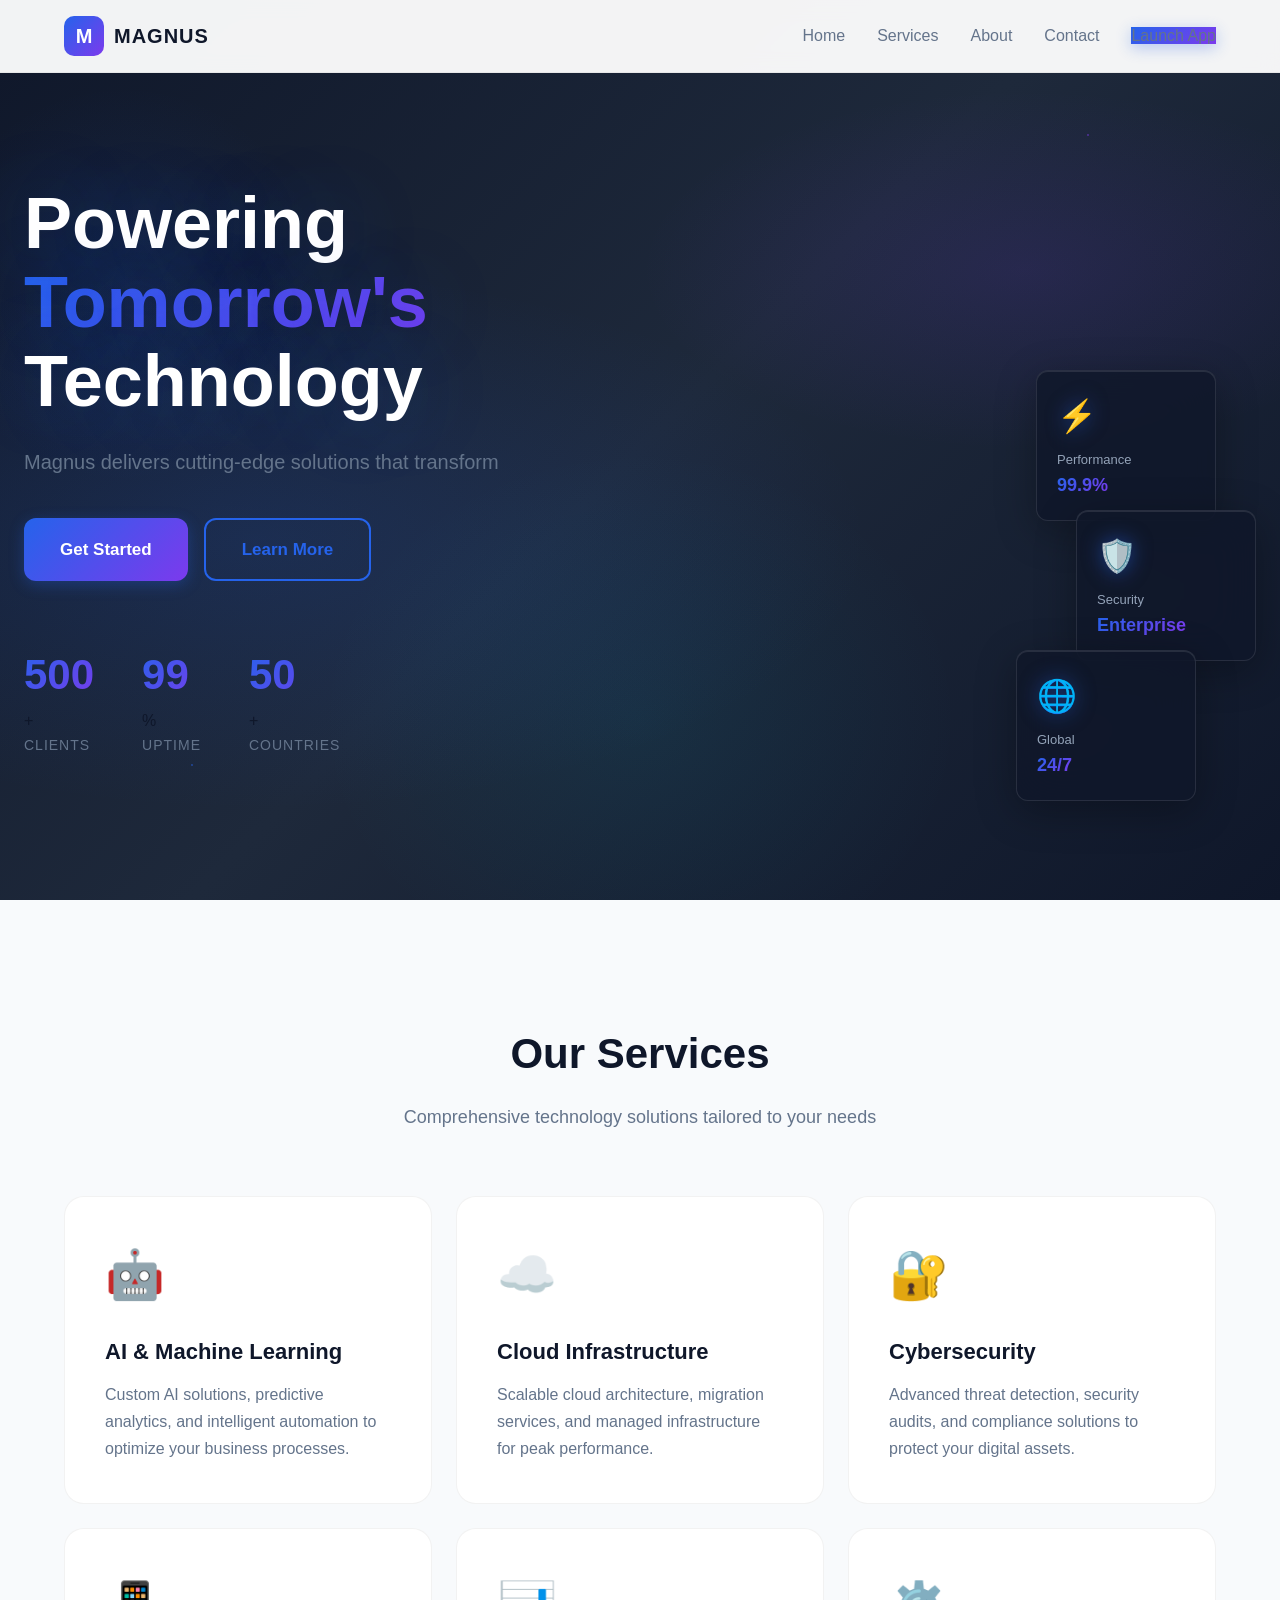
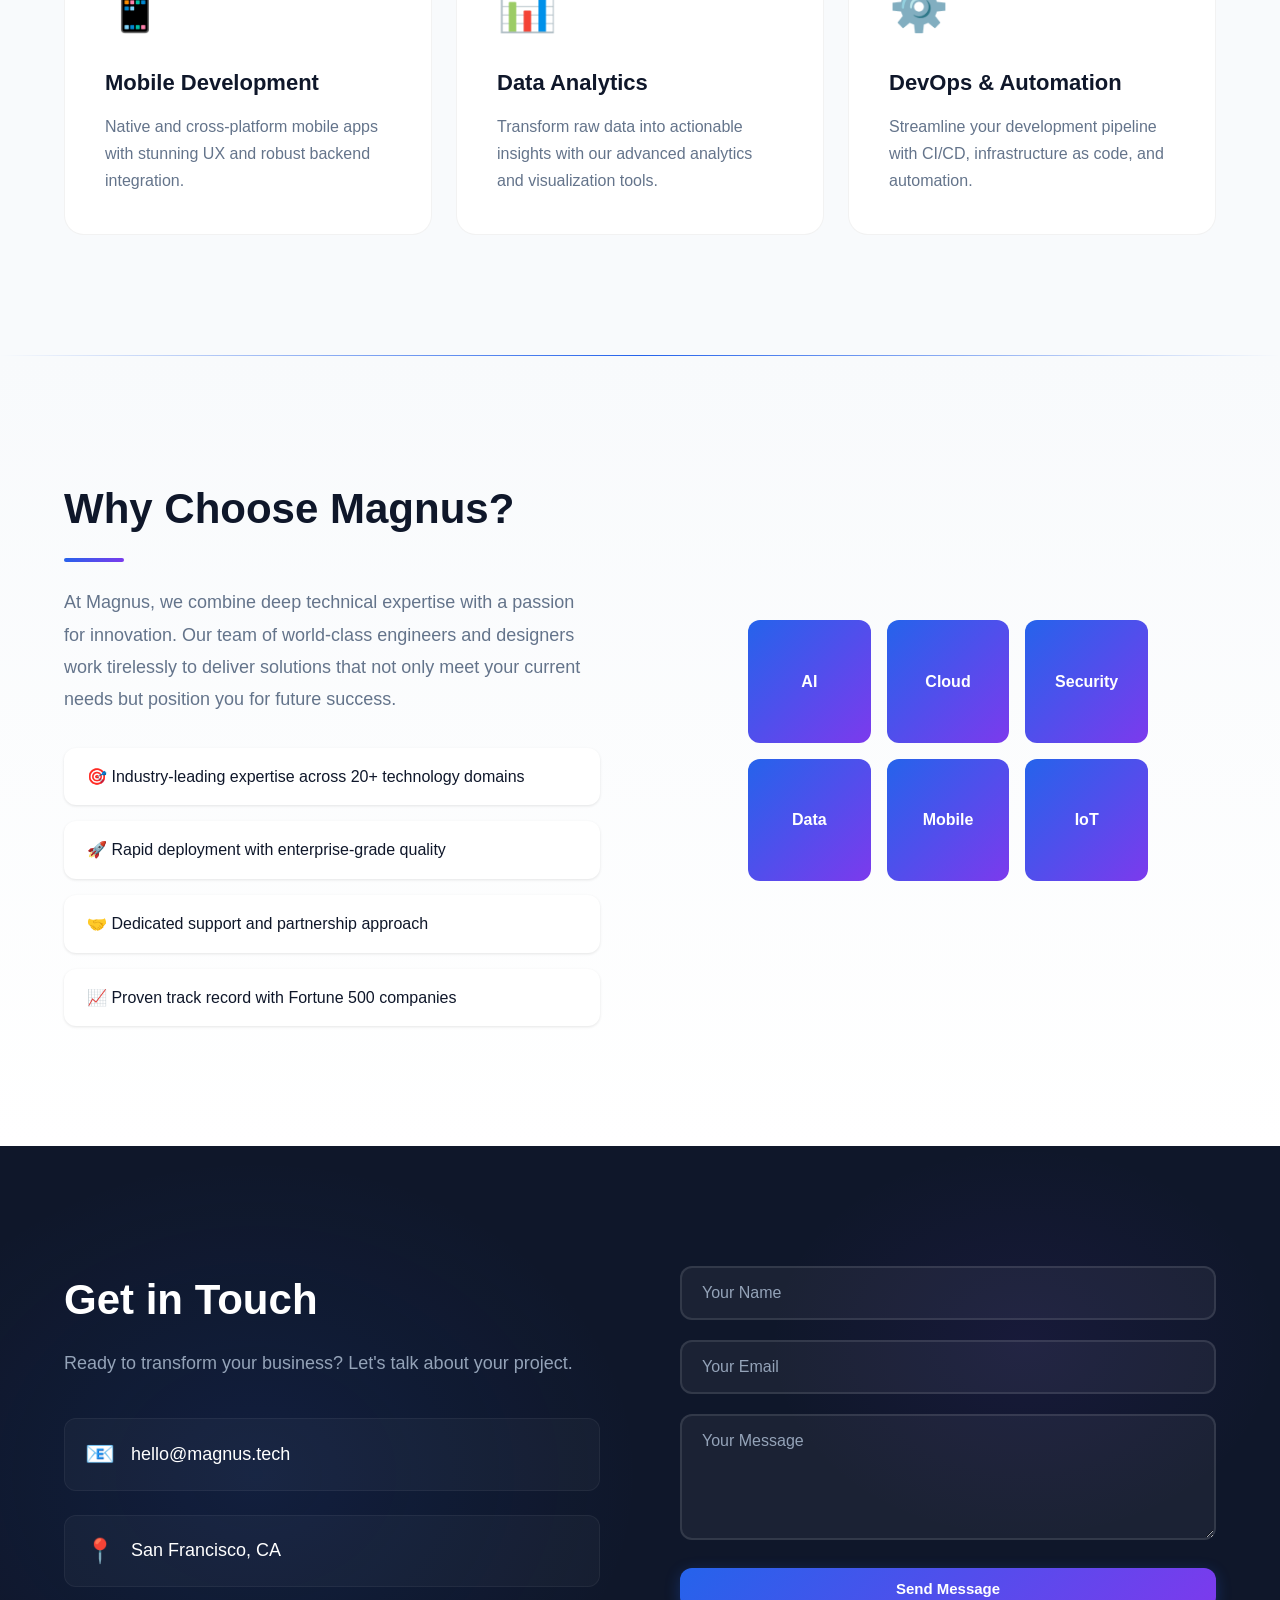
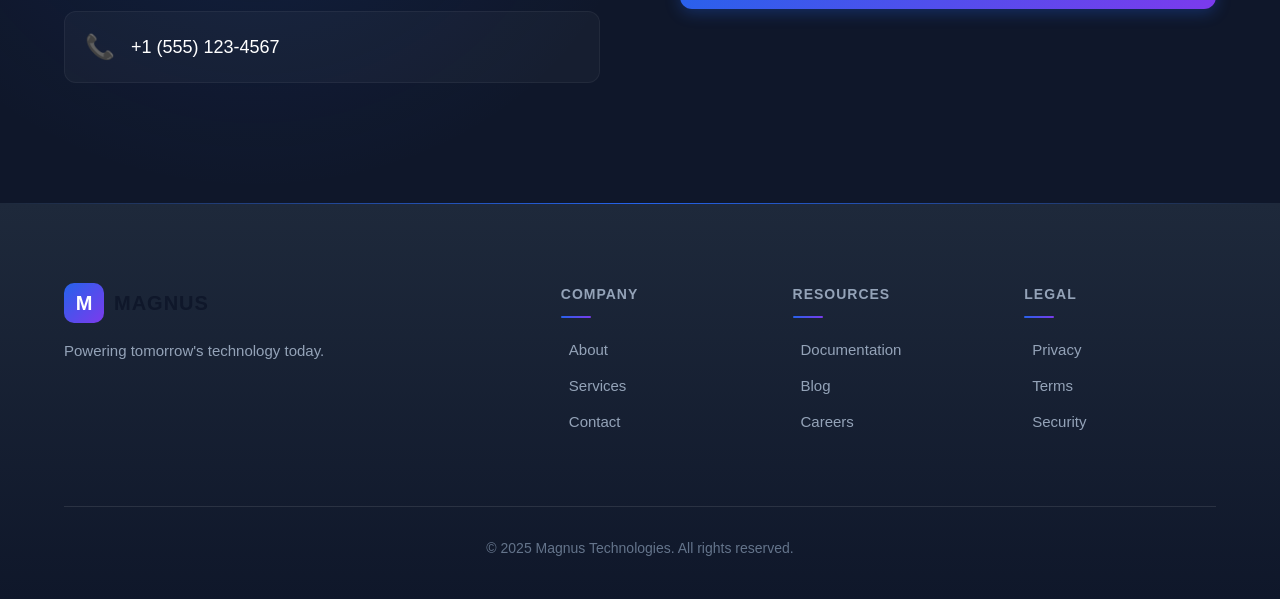
<file: index.html>
<!DOCTYPE html>
<html lang="en">
<head>
    <meta charset="UTF-8">
    <meta name="viewport" content="width=device-width, initial-scale=1.0">
    <title>Magnus - Modern Technology Solutions</title>
    <link rel="stylesheet" href="css/style.css">
</head>
<body>
    <nav class="navbar">
        <div class="nav-container">
            <a href="#" class="logo">
                <span class="logo-icon">M</span>
                <span class="logo-text">MAGNUS</span>
            </a>
            <ul class="nav-links">
                <li><a href="#home">Home</a></li>
                <li><a href="#services">Services</a></li>
                <li><a href="#about">About</a></li>
                <li><a href="#contact">Contact</a></li>
                <li><a href="app.html" class="btn-primary">Launch App</a></li>
            </ul>
            <button class="mobile-menu-btn" aria-label="Toggle menu">
                <span></span>
                <span></span>
                <span></span>
            </button>
        </div>
    </nav>

    <section id="home" class="hero">
        <div class="hero-bg"></div>
        <div class="hero-content">
            <h1 class="hero-title">
                <span class="hero-word">Powering</span>
                <span class="hero-word highlight">Tomorrow's</span>
                <span class="hero-word">Technology</span>
            </h1>
            <p class="hero-subtitle">Magnus delivers cutting-edge solutions that transform businesses and drive innovation across industries.</p>
            <div class="hero-cta">
                <a href="app.html" class="btn btn-large btn-primary">Get Started</a>
                <a href="#services" class="btn btn-large btn-secondary">Learn More</a>
            </div>
            <div class="hero-stats">
                <div class="stat">
                    <span class="stat-number" data-target="500">0</span>+
                    <span class="stat-label">Clients</span>
                </div>
                <div class="stat">
                    <span class="stat-number" data-target="99">0</span>%
                    <span class="stat-label">Uptime</span>
                </div>
                <div class="stat">
                    <span class="stat-number" data-target="50">0</span>+
                    <span class="stat-label">Countries</span>
                </div>
            </div>
        </div>
        <div class="hero-visual">
            <div class="floating-card card-1">
                <div class="card-icon">⚡</div>
                <div class="card-content">
                    <span class="card-title">Performance</span>
                    <span class="card-value">99.9%</span>
                </div>
            </div>
            <div class="floating-card card-2">
                <div class="card-icon">🛡️</div>
                <div class="card-content">
                    <span class="card-title">Security</span>
                    <span class="card-value">Enterprise</span>
                </div>
            </div>
            <div class="floating-card card-3">
                <div class="card-icon">🌐</div>
                <div class="card-content">
                    <span class="card-title">Global</span>
                    <span class="card-value">24/7</span>
                </div>
            </div>
        </div>
    </section>

    <section id="services" class="services">
        <div class="container">
            <div class="section-header">
                <h2>Our Services</h2>
                <p>Comprehensive technology solutions tailored to your needs</p>
            </div>
            <div class="services-grid">
                <div class="service-card">
                    <div class="service-icon">🤖</div>
                    <h3>AI & Machine Learning</h3>
                    <p>Custom AI solutions, predictive analytics, and intelligent automation to optimize your business processes.</p>
                </div>
                <div class="service-card">
                    <div class="service-icon">☁️</div>
                    <h3>Cloud Infrastructure</h3>
                    <p>Scalable cloud architecture, migration services, and managed infrastructure for peak performance.</p>
                </div>
                <div class="service-card">
                    <div class="service-icon">🔐</div>
                    <h3>Cybersecurity</h3>
                    <p>Advanced threat detection, security audits, and compliance solutions to protect your digital assets.</p>
                </div>
                <div class="service-card">
                    <div class="service-icon">📱</div>
                    <h3>Mobile Development</h3>
                    <p>Native and cross-platform mobile apps with stunning UX and robust backend integration.</p>
                </div>
                <div class="service-card">
                    <div class="service-icon">📊</div>
                    <h3>Data Analytics</h3>
                    <p>Transform raw data into actionable insights with our advanced analytics and visualization tools.</p>
                </div>
                <div class="service-card">
                    <div class="service-icon">⚙️</div>
                    <h3>DevOps & Automation</h3>
                    <p>Streamline your development pipeline with CI/CD, infrastructure as code, and automation.</p>
                </div>
            </div>
        </div>
    </section>

    <section id="about" class="about">
        <div class="container">
            <div class="about-content">
                <div class="about-text">
                    <h2>Why Choose Magnus?</h2>
                    <p>At Magnus, we combine deep technical expertise with a passion for innovation. Our team of world-class engineers and designers work tirelessly to deliver solutions that not only meet your current needs but position you for future success.</p>
                    <ul class="about-list">
                        <li>🎯 Industry-leading expertise across 20+ technology domains</li>
                        <li>🚀 Rapid deployment with enterprise-grade quality</li>
                        <li>🤝 Dedicated support and partnership approach</li>
                        <li>📈 Proven track record with Fortune 500 companies</li>
                    </ul>
                </div>
                <div class="about-visual">
                    <div class="tech-grid">
                        <div class="tech-item">AI</div>
                        <div class="tech-item">Cloud</div>
                        <div class="tech-item">Security</div>
                        <div class="tech-item">Data</div>
                        <div class="tech-item">Mobile</div>
                        <div class="tech-item">IoT</div>
                    </div>
                </div>
            </div>
        </div>
    </section>

    <section id="contact" class="contact">
        <div class="container">
            <div class="contact-content">
                <div class="contact-info">
                    <h2>Get in Touch</h2>
                    <p>Ready to transform your business? Let's talk about your project.</p>
                    <div class="contact-details">
                        <div class="contact-item">
                            <span class="contact-icon">📧</span>
                            <span>hello@magnus.tech</span>
                        </div>
                        <div class="contact-item">
                            <span class="contact-icon">📍</span>
                            <span>San Francisco, CA</span>
                        </div>
                        <div class="contact-item">
                            <span class="contact-icon">📞</span>
                            <span>+1 (555) 123-4567</span>
                        </div>
                    </div>
                </div>
                <form class="contact-form" id="contactForm">
                    <div class="form-group">
                        <input type="text" placeholder="Your Name" required>
                    </div>
                    <div class="form-group">
                        <input type="email" placeholder="Your Email" required>
                    </div>
                    <div class="form-group">
                        <textarea placeholder="Your Message" rows="5" required></textarea>
                    </div>
                    <button type="submit" class="btn btn-primary btn-full">Send Message</button>
                </form>
            </div>
        </div>
    </section>

    <footer class="footer">
        <div class="container">
            <div class="footer-content">
                <div class="footer-brand">
                    <a href="#" class="logo">
                        <span class="logo-icon">M</span>
                        <span class="logo-text">MAGNUS</span>
                    </a>
                    <p>Powering tomorrow's technology today.</p>
                </div>
                <div class="footer-links">
                    <div class="footer-col">
                        <h4>Company</h4>
                        <a href="#about">About</a>
                        <a href="#services">Services</a>
                        <a href="#contact">Contact</a>
                    </div>
                    <div class="footer-col">
                        <h4>Resources</h4>
                        <a href="#">Documentation</a>
                        <a href="#">Blog</a>
                        <a href="#">Careers</a>
                    </div>
                    <div class="footer-col">
                        <h4>Legal</h4>
                        <a href="#">Privacy</a>
                        <a href="#">Terms</a>
                        <a href="#">Security</a>
                    </div>
                </div>
            </div>
            <div class="footer-bottom">
                <p>&copy; 2025 Magnus Technologies. All rights reserved.</p>
            </div>
        </div>
    </footer>

    <script src="js/main.js"></script>
</body>
</html>
</file>
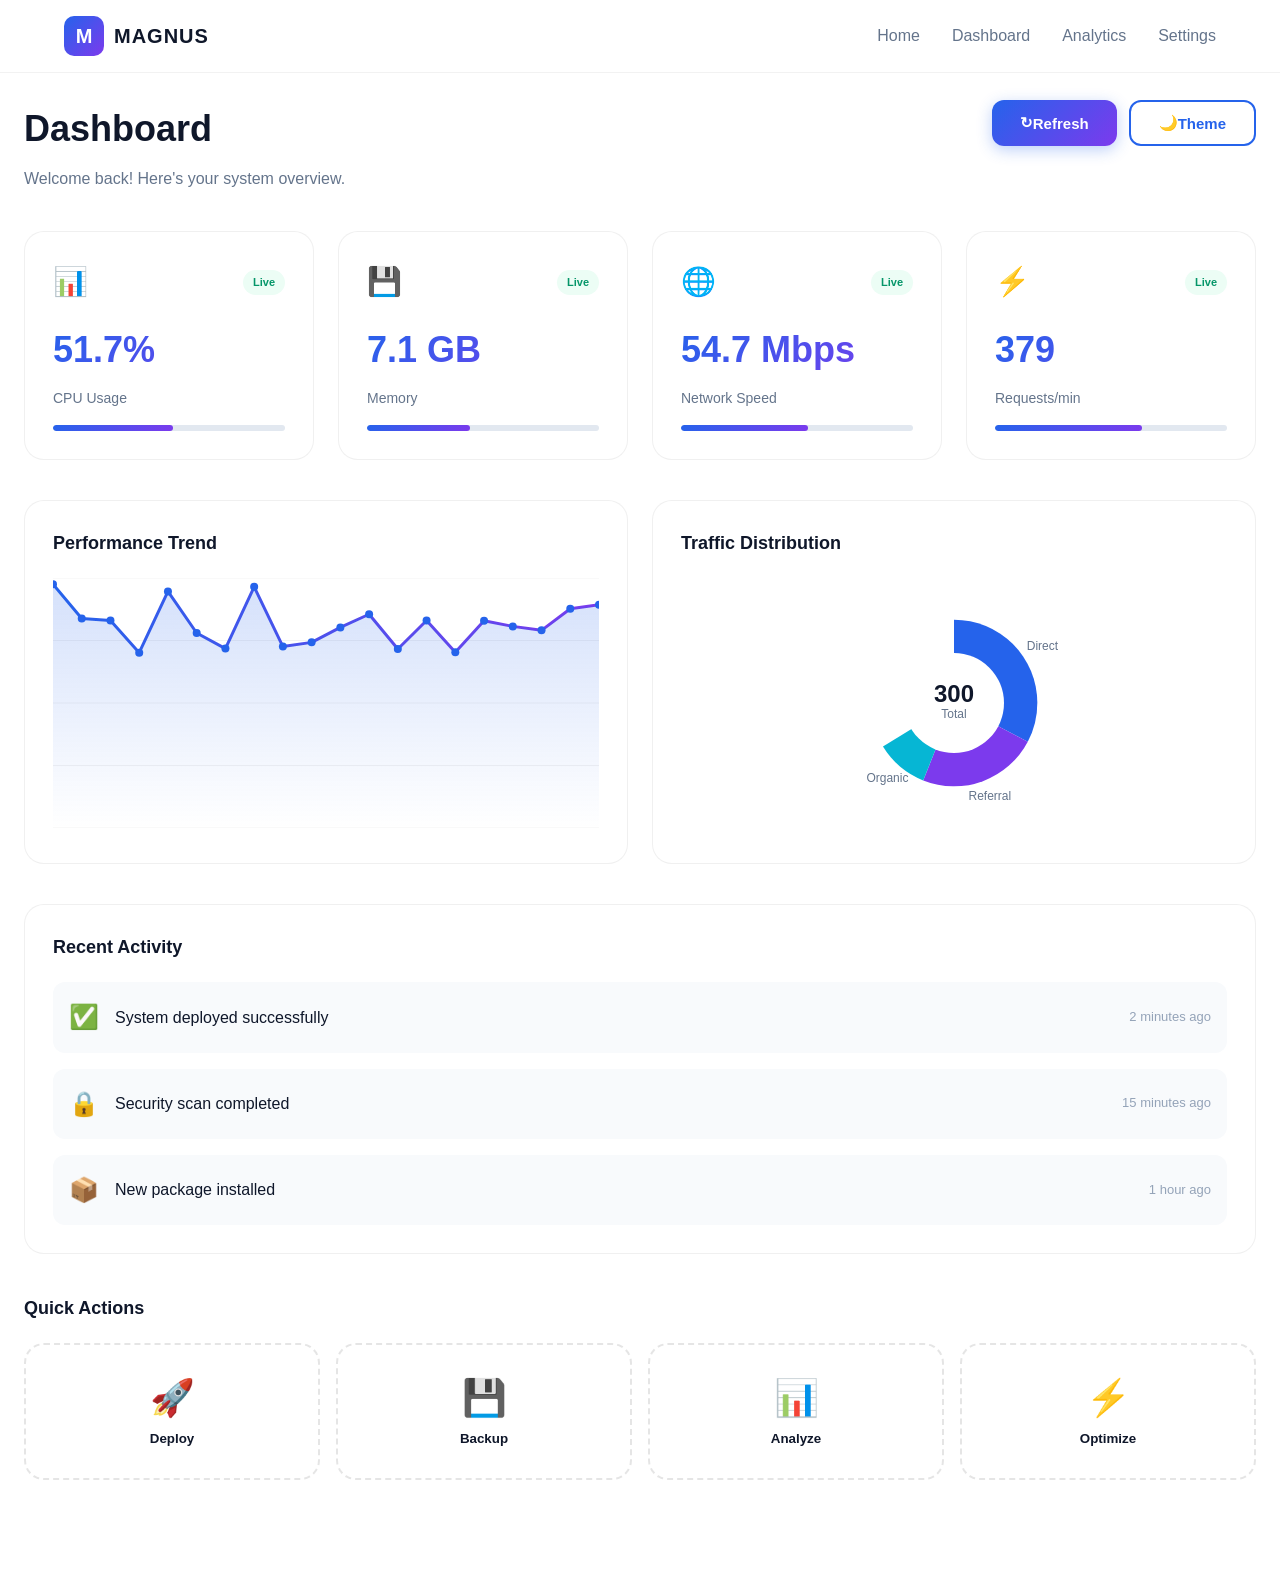
<file: app.html>
<!DOCTYPE html>
<html lang="en">
<head>
    <meta charset="UTF-8">
    <meta name="viewport" content="width=device-width, initial-scale=1.0">
    <title>Magnus App - Dashboard</title>
    <link rel="stylesheet" href="css/style.css">
    <link rel="stylesheet" href="css/app.css">
</head>
<body>
    <nav class="navbar">
        <div class="nav-container">
            <a href="index.html" class="logo">
                <span class="logo-icon">M</span>
                <span class="logo-text">MAGNUS</span>
            </a>
            <ul class="nav-links">
                <li><a href="index.html">Home</a></li>
                <li><a href="#dashboard" class="active">Dashboard</a></li>
                <li><a href="#analytics">Analytics</a></li>
                <li><a href="#settings">Settings</a></li>
            </ul>
        </div>
    </nav>

    <main class="app-container">
        <!-- Dashboard Header -->
        <section class="app-header">
            <div>
                <h1>Dashboard</h1>
                <p>Welcome back! Here's your system overview.</p>
            </div>
            <div class="app-actions">
                <button class="btn btn-primary" onclick="refreshData()">
                    <span>↻</span> Refresh
                </button>
                <button class="btn btn-secondary" onclick="toggleTheme()">
                    <span>🌙</span> Theme
                </button>
            </div>
        </section>

        <!-- Stats Cards -->
        <section class="stats-grid" id="dashboard">
            <div class="stat-card">
                <div class="stat-card-header">
                    <span class="stat-card-icon">📊</span>
                    <span class="stat-card-badge">Live</span>
                </div>
                <div class="stat-card-value" id="cpuUsage">0%</div>
                <div class="stat-card-label">CPU Usage</div>
                <div class="stat-card-bar">
                    <div class="stat-card-progress" id="cpuBar" style="width: 0%"></div>
                </div>
            </div>
            <div class="stat-card">
                <div class="stat-card-header">
                    <span class="stat-card-icon">💾</span>
                    <span class="stat-card-badge">Live</span>
                </div>
                <div class="stat-card-value" id="memoryUsage">0 GB</div>
                <div class="stat-card-label">Memory</div>
                <div class="stat-card-bar">
                    <div class="stat-card-progress" id="memoryBar" style="width: 0%"></div>
                </div>
            </div>
            <div class="stat-card">
                <div class="stat-card-header">
                    <span class="stat-card-icon">🌐</span>
                    <span class="stat-card-badge">Live</span>
                </div>
                <div class="stat-card-value" id="networkSpeed">0 Mbps</div>
                <div class="stat-card-label">Network Speed</div>
                <div class="stat-card-bar">
                    <div class="stat-card-progress" id="networkBar" style="width: 0%"></div>
                </div>
            </div>
            <div class="stat-card">
                <div class="stat-card-header">
                    <span class="stat-card-icon">⚡</span>
                    <span class="stat-card-badge">Live</span>
                </div>
                <div class="stat-card-value" id="requestsCount">0</div>
                <div class="stat-card-label">Requests/min</div>
                <div class="stat-card-bar">
                    <div class="stat-card-progress" id="requestsBar" style="width: 0%"></div>
                </div>
            </div>
        </section>

        <!-- Charts Section -->
        <section class="charts-grid" id="analytics">
            <div class="chart-card">
                <h3>Performance Trend</h3>
                <canvas id="performanceChart"></canvas>
            </div>
            <div class="chart-card">
                <h3>Traffic Distribution</h3>
                <canvas id="trafficChart"></canvas>
            </div>
        </section>

        <!-- Recent Activity -->
        <section class="activity-section">
            <h3>Recent Activity</h3>
            <div class="activity-list" id="activityList">
                <div class="activity-item">
                    <div class="activity-icon">✅</div>
                    <div class="activity-content">
                        <span class="activity-text">System deployed successfully</span>
                        <span class="activity-time">2 minutes ago</span>
                    </div>
                </div>
                <div class="activity-item">
                    <div class="activity-icon">🔒</div>
                    <div class="activity-content">
                        <span class="activity-text">Security scan completed</span>
                        <span class="activity-time">15 minutes ago</span>
                    </div>
                </div>
                <div class="activity-item">
                    <div class="activity-icon">📦</div>
                    <div class="activity-content">
                        <span class="activity-text">New package installed</span>
                        <span class="activity-time">1 hour ago</span>
                    </div>
                </div>
            </div>
        </section>

        <!-- Quick Actions -->
        <section class="quick-actions">
            <h3>Quick Actions</h3>
            <div class="actions-grid">
                <button class="action-card" onclick="simulateAction('deploy')">
                    <span class="action-icon">🚀</span>
                    <span class="action-label">Deploy</span>
                </button>
                <button class="action-card" onclick="simulateAction('backup')">
                    <span class="action-icon">💾</span>
                    <span class="action-label">Backup</span>
                </button>
                <button class="action-card" onclick="simulateAction('analyze')">
                    <span class="action-icon">📊</span>
                    <span class="action-label">Analyze</span>
                </button>
                <button class="action-card" onclick="simulateAction('optimize')">
                    <span class="action-icon">⚡</span>
                    <span class="action-label">Optimize</span>
                </button>
            </div>
        </section>
    </main>

    <script src="js/app.js"></script>
</body>
</html>
</file>
<file: css/style.css>
/* ===== CSS Variables & Reset ===== */
:root {
    --primary: #2563eb;
    --primary-dark: #1d4ed8;
    --primary-light: #3b82f6;
    --secondary: #7c3aed;
    --accent: #06b6d4;
    --dark: #0f172a;
    --dark-light: #1e293b;
    --gray: #64748b;
    --gray-light: #94a3b8;
    --light: #f8fafc;
    --white: #ffffff;
    --gradient: linear-gradient(135deg, var(--primary) 0%, var(--secondary) 100%);
    --gradient-accent: linear-gradient(135deg, var(--accent) 0%, var(--primary) 100%);
    --shadow-sm: 0 1px 3px rgba(0,0,0,0.1);
    --shadow-md: 0 4px 6px -1px rgba(0,0,0,0.1);
    --shadow-lg: 0 10px 25px -3px rgba(0,0,0,0.1);
    --shadow-xl: 0 20px 40px -5px rgba(0,0,0,0.15);
    --radius: 12px;
    --radius-lg: 20px;
    --transition: all 0.3s cubic-bezier(0.4, 0, 0.2, 1);
}

* {
    margin: 0;
    padding: 0;
    box-sizing: border-box;
}

html {
    scroll-behavior: smooth;
}

body {
    font-family: -apple-system, BlinkMacSystemFont, 'Segoe UI', Roboto, 'Helvetica Neue', Arial, sans-serif;
    color: var(--dark);
    line-height: 1.6;
    overflow-x: hidden;
    background: var(--white);
}

.container {
    max-width: 1200px;
    margin: 0 auto;
    padding: 0 24px;
}

/* ===== Navigation ===== */
.navbar {
    position: fixed;
    top: 0;
    left: 0;
    right: 0;
    z-index: 1000;
    background: rgba(255, 255, 255, 0.95);
    backdrop-filter: blur(10px);
    border-bottom: 1px solid rgba(0,0,0,0.05);
    transition: var(--transition);
}

.navbar.scrolled {
    box-shadow: var(--shadow-md);
}

.nav-container {
    max-width: 1200px;
    margin: 0 auto;
    padding: 0 24px;
    display: flex;
    justify-content: space-between;
    align-items: center;
    height: 72px;
}

.logo {
    display: flex;
    align-items: center;
    gap: 10px;
    text-decoration: none;
    color: var(--dark);
}

.logo-icon {
    width: 40px;
    height: 40px;
    background: var(--gradient);
    border-radius: 10px;
    display: flex;
    align-items: center;
    justify-content: center;
    color: white;
    font-weight: 800;
    font-size: 20px;
}

.logo-text {
    font-size: 20px;
    font-weight: 700;
    letter-spacing: 1px;
}

.nav-links {
    display: flex;
    align-items: center;
    gap: 32px;
    list-style: none;
}

.nav-links a {
    text-decoration: none;
    color: var(--gray);
    font-weight: 500;
    transition: var(--transition);
}

.nav-links a:hover {
    color: var(--primary);
}

.btn {
    display: inline-flex;
    align-items: center;
    justify-content: center;
    padding: 12px 28px;
    border-radius: var(--radius);
    font-weight: 600;
    text-decoration: none;
    transition: var(--transition);
    cursor: pointer;
    border: none;
    font-size: 15px;
}

.btn-primary {
    background: var(--gradient);
    color: white;
    box-shadow: 0 4px 15px rgba(37, 99, 235, 0.3);
}

.btn-primary:hover {
    transform: translateY(-2px);
    box-shadow: 0 6px 20px rgba(37, 99, 235, 0.4);
}

.btn-secondary {
    background: transparent;
    color: var(--primary);
    border: 2px solid var(--primary);
}

.btn-secondary:hover {
    background: var(--primary);
    color: white;
}

.btn-large {
    padding: 16px 36px;
    font-size: 17px;
}

.btn-full {
    width: 100%;
}

.mobile-menu-btn {
    display: none;
    flex-direction: column;
    gap: 5px;
    background: none;
    border: none;
    cursor: pointer;
    padding: 5px;
}

.mobile-menu-btn span {
    width: 25px;
    height: 2px;
    background: var(--dark);
    transition: var(--transition);
}

/* ===== Hero Section ===== */
.hero {
    position: relative;
    min-height: 100vh;
    display: flex;
    align-items: center;
    padding: 120px 24px 80px;
    overflow: hidden;
}

.hero-bg {
    position: absolute;
    inset: 0;
    background: linear-gradient(135deg, #0f172a 0%, #1e293b 50%, #0f172a 100%);
    z-index: 0;
}

.hero-bg::before {
    content: '';
    position: absolute;
    inset: 0;
    background: 
        radial-gradient(ellipse 80% 50% at 20% 60%, rgba(37, 99, 235, 0.15) 0%, transparent 60%),
        radial-gradient(ellipse 60% 40% at 80% 30%, rgba(124, 58, 237, 0.12) 0%, transparent 50%),
        radial-gradient(ellipse 50% 60% at 50% 80%, rgba(6, 182, 212, 0.08) 0%, transparent 50%);
    animation: heroPulse 8s ease-in-out infinite alternate;
}

.hero-bg::after {
    content: '';
    position: absolute;
    inset: 0;
    background-image: 
        radial-gradient(1px 1px at 10% 20%, rgba(255,255,255,0.3) 50%, transparent 50%),
        radial-gradient(1px 1px at 30% 70%, rgba(255,255,255,0.2) 50%, transparent 50%),
        radial-gradient(1px 1px at 50% 40%, rgba(255,255,255,0.3) 50%, transparent 50%),
        radial-gradient(1px 1px at 70% 80%, rgba(255,255,255,0.2) 50%, transparent 50%),
        radial-gradient(1px 1px at 90% 30%, rgba(255,255,255,0.3) 50%, transparent 50%),
        radial-gradient(2px 2px at 15% 85%, rgba(37, 99, 235, 0.4) 50%, transparent 50%),
        radial-gradient(2px 2px at 85% 15%, rgba(124, 58, 237, 0.4) 50%, transparent 50%),
        radial-gradient(1px 1px at 45% 55%, rgba(255,255,255,0.25) 50%, transparent 50%),
        radial-gradient(1px 1px at 65% 25%, rgba(255,255,255,0.2) 50%, transparent 50%),
        radial-gradient(1px 1px at 25% 45%, rgba(6, 182, 212, 0.3) 50%, transparent 50%);
    animation: twinkle 4s ease-in-out infinite alternate;
}

@keyframes heroPulse {
    0% { opacity: 0.8; }
    100% { opacity: 1; }
}

@keyframes twinkle {
    0%, 100% { opacity: 0.6; }
    50% { opacity: 1; }
}

.hero-content {
    position: relative;
    z-index: 1;
    max-width: 700px;
}

.hero-content::before {
    content: '';
    position: absolute;
    top: -100px;
    left: -100px;
    width: 400px;
    height: 400px;
    background: radial-gradient(circle, rgba(37, 99, 235, 0.1) 0%, transparent 70%);
    border-radius: 50%;
    z-index: -1;
    animation: glowPulse 6s ease-in-out infinite alternate;
}

@keyframes glowPulse {
    0% { transform: scale(1); opacity: 0.5; }
    100% { transform: scale(1.2); opacity: 0.8; }
}

.hero-title {
    font-size: clamp(40px, 6vw, 72px);
    font-weight: 800;
    line-height: 1.1;
    margin-bottom: 24px;
    color: white;
    text-shadow: 0 0 80px rgba(37, 99, 235, 0.3);
}

.hero-word {
    display: block;
}

.hero-word.highlight {
    background: var(--gradient);
    -webkit-background-clip: text;
    -webkit-text-fill-color: transparent;
    background-clip: text;
}

.hero-subtitle {
    font-size: 20px;
    color: var(--gray);
    margin-bottom: 40px;
    max-width: 540px;
}

.hero-cta {
    display: flex;
    gap: 16px;
    margin-bottom: 60px;
    flex-wrap: wrap;
}

.hero-stats {
    display: flex;
    gap: 48px;
}

.stat {
    display: flex;
    flex-direction: column;
}

.stat-number {
    font-size: 42px;
    font-weight: 800;
    background: var(--gradient);
    -webkit-background-clip: text;
    -webkit-text-fill-color: transparent;
    background-clip: text;
}

.stat-label {
    font-size: 14px;
    color: var(--gray);
    text-transform: uppercase;
    letter-spacing: 1px;
}

.hero-visual {
    position: absolute;
    right: 5%;
    top: 50%;
    transform: translateY(-50%);
    z-index: 1;
}

.floating-card {
    position: absolute;
    background: rgba(15, 23, 42, 0.8);
    backdrop-filter: blur(20px);
    border: 1px solid rgba(255,255,255,0.1);
    border-radius: var(--radius);
    padding: 20px;
    box-shadow: 0 10px 40px rgba(0,0,0,0.3), inset 0 1px 0 rgba(255,255,255,0.1);
    animation: float 6s ease-in-out infinite;
    min-width: 180px;
    transition: all 0.3s ease;
}

.floating-card:hover {
    transform: scale(1.05);
    border-color: rgba(37, 99, 235, 0.5);
    box-shadow: 0 15px 50px rgba(37, 99, 235, 0.2), inset 0 1px 0 rgba(255,255,255,0.15);
}

.floating-card .card-icon {
    font-size: 32px;
    margin-bottom: 8px;
    filter: drop-shadow(0 0 10px rgba(37, 99, 235, 0.5));
}

.floating-card .card-title {
    font-size: 13px;
    color: var(--gray-light);
    display: block;
}

.floating-card .card-value {
    font-size: 18px;
    font-weight: 700;
    background: var(--gradient);
    -webkit-background-clip: text;
    -webkit-text-fill-color: transparent;
    background-clip: text;
}

.card-1 {
    top: -80px;
    right: 0;
    animation-delay: 0s;
}

.card-2 {
    top: 60px;
    right: -40px;
    animation-delay: 2s;
}

.card-3 {
    top: 200px;
    right: 20px;
    animation-delay: 4s;
}

@keyframes float {
    0%, 100% { transform: translateY(0) rotate(0deg); }
    50% { transform: translateY(-20px) rotate(1deg); }
}

/* ===== Services Section ===== */
.services {
    padding: 120px 24px;
    background: var(--light);
}

.section-header {
    text-align: center;
    margin-bottom: 64px;
}

.section-header h2 {
    font-size: 42px;
    font-weight: 800;
    margin-bottom: 16px;
    color: var(--dark);
}

.section-header p {
    font-size: 18px;
    color: var(--gray);
}

.services-grid {
    display: grid;
    grid-template-columns: repeat(auto-fit, minmax(320px, 1fr));
    gap: 24px;
}

.service-card {
    background: white;
    border-radius: var(--radius-lg);
    padding: 40px;
    transition: var(--transition);
    border: 1px solid rgba(0,0,0,0.05);
    position: relative;
    overflow: hidden;
    cursor: default;
}

.service-card::before {
    content: '';
    position: absolute;
    top: 0;
    left: 0;
    right: 0;
    height: 4px;
    background: var(--gradient);
    transform: scaleX(0);
    transform-origin: left;
    transition: transform 0.4s ease;
}

.service-card:hover::before {
    transform: scaleX(1);
}

.service-card::after {
    content: '';
    position: absolute;
    top: -50%;
    right: -50%;
    width: 200px;
    height: 200px;
    background: radial-gradient(circle, rgba(37, 99, 235, 0.05) 0%, transparent 70%);
    border-radius: 50%;
    transition: all 0.4s ease;
    opacity: 0;
}

.service-card:hover::after {
    opacity: 1;
    transform: scale(1.5);
}

.service-card:hover {
    transform: translateY(-8px);
    box-shadow: var(--shadow-xl);
    border-color: transparent;
}

.service-icon {
    font-size: 48px;
    margin-bottom: 20px;
    display: inline-block;
    transition: all 0.3s ease;
}

.service-card:hover .service-icon {
    transform: scale(1.2) rotate(5deg);
    filter: drop-shadow(0 4px 12px rgba(37, 99, 235, 0.3));
}

.service-card h3 {
    font-size: 22px;
    font-weight: 700;
    margin-bottom: 12px;
    color: var(--dark);
    position: relative;
    z-index: 1;
}

.service-card p {
    color: var(--gray);
    line-height: 1.7;
    position: relative;
    z-index: 1;
}

/* ===== About Section ===== */
.about {
    padding: 120px 24px;
    background: linear-gradient(180deg, var(--light) 0%, white 100%);
    position: relative;
    overflow: hidden;
}

.about::before {
    content: '';
    position: absolute;
    top: 0;
    left: 0;
    right: 0;
    height: 1px;
    background: linear-gradient(90deg, transparent, var(--primary), transparent);
}

.about-content {
    display: grid;
    grid-template-columns: 1fr 1fr;
    gap: 80px;
    align-items: center;
}

.about-text h2 {
    font-size: 42px;
    font-weight: 800;
    margin-bottom: 24px;
    color: var(--dark);
    position: relative;
}

.about-text h2::after {
    content: '';
    display: block;
    width: 60px;
    height: 4px;
    background: var(--gradient);
    border-radius: 2px;
    margin-top: 16px;
}

.about-text p {
    font-size: 18px;
    color: var(--gray);
    margin-bottom: 32px;
    line-height: 1.8;
}

.about-list {
    list-style: none;
    display: flex;
    flex-direction: column;
    gap: 16px;
}

.about-list li {
    font-size: 16px;
    color: var(--dark);
    padding-left: 8px;
    padding: 16px 20px;
    background: white;
    border-radius: var(--radius);
    border-left: 3px solid transparent;
    transition: all 0.3s ease;
    box-shadow: var(--shadow-sm);
}

.about-list li:hover {
    border-left-color: var(--primary);
    transform: translateX(8px);
    box-shadow: var(--shadow-md);
}

.about-visual {
    display: flex;
    justify-content: center;
    align-items: center;
}

.tech-grid {
    display: grid;
    grid-template-columns: repeat(3, 1fr);
    gap: 16px;
    width: 100%;
    max-width: 400px;
}

.tech-item {
    aspect-ratio: 1;
    background: var(--gradient);
    border-radius: var(--radius);
    display: flex;
    align-items: center;
    justify-content: center;
    color: white;
    font-weight: 700;
    font-size: 16px;
    transition: var(--transition);
    cursor: pointer;
    position: relative;
    overflow: hidden;
}

.tech-item::before {
    content: '';
    position: absolute;
    inset: 0;
    background: linear-gradient(135deg, rgba(255,255,255,0.2) 0%, transparent 50%);
    opacity: 0;
    transition: opacity 0.3s ease;
}

.tech-item:hover::before {
    opacity: 1;
}

.tech-item:hover {
    transform: scale(1.1) rotate(5deg);
    box-shadow: 0 15px 35px rgba(37, 99, 235, 0.4);
    z-index: 10;
}

/* ===== Contact Section ===== */
.contact {
    padding: 120px 24px;
    background: var(--dark);
    color: white;
    position: relative;
    overflow: hidden;
}

.contact::before {
    content: '';
    position: absolute;
    inset: 0;
    background: 
        radial-gradient(ellipse 50% 80% at 20% 50%, rgba(37, 99, 235, 0.1) 0%, transparent 60%),
        radial-gradient(ellipse 40% 60% at 80% 30%, rgba(124, 58, 237, 0.08) 0%, transparent 50%);
}

.contact-content {
    display: grid;
    grid-template-columns: 1fr 1fr;
    gap: 80px;
    position: relative;
    z-index: 1;
}

.contact-info h2 {
    font-size: 42px;
    font-weight: 800;
    margin-bottom: 16px;
}

.contact-info p {
    font-size: 18px;
    color: var(--gray-light);
    margin-bottom: 40px;
}

.contact-details {
    display: flex;
    flex-direction: column;
    gap: 24px;
}

.contact-item {
    display: flex;
    align-items: center;
    gap: 16px;
    font-size: 18px;
    padding: 16px 20px;
    background: rgba(255,255,255,0.03);
    border-radius: var(--radius);
    border: 1px solid rgba(255,255,255,0.05);
    transition: all 0.3s ease;
}

.contact-item:hover {
    background: rgba(37, 99, 235, 0.1);
    border-color: rgba(37, 99, 235, 0.3);
    transform: translateX(8px);
}

.contact-icon {
    font-size: 24px;
}

.contact-form {
    display: flex;
    flex-direction: column;
    gap: 20px;
}

.form-group input,
.form-group textarea {
    width: 100%;
    padding: 16px 20px;
    border: 2px solid rgba(255,255,255,0.1);
    border-radius: var(--radius);
    background: rgba(255,255,255,0.05);
    color: white;
    font-size: 16px;
    transition: var(--transition);
    font-family: inherit;
}

.form-group input::placeholder,
.form-group textarea::placeholder {
    color: var(--gray-light);
}

.form-group input:focus,
.form-group textarea:focus {
    outline: none;
    border-color: var(--primary);
    background: rgba(37, 99, 235, 0.08);
    box-shadow: 0 0 0 4px rgba(37, 99, 235, 0.1);
}

/* ===== Footer ===== */
.footer {
    background: linear-gradient(180deg, var(--dark-light) 0%, var(--dark) 100%);
    color: white;
    padding: 80px 24px 40px;
    position: relative;
}

.footer::before {
    content: '';
    position: absolute;
    top: 0;
    left: 0;
    right: 0;
    height: 1px;
    background: linear-gradient(90deg, transparent, var(--primary), transparent);
}

.footer-content {
    display: grid;
    grid-template-columns: 2fr 3fr;
    gap: 60px;
    margin-bottom: 60px;
}

.footer-brand p {
    color: var(--gray-light);
    margin-top: 16px;
    font-size: 15px;
}

.footer-links {
    display: grid;
    grid-template-columns: repeat(3, 1fr);
    gap: 40px;
}

.footer-col h4 {
    font-size: 14px;
    text-transform: uppercase;
    letter-spacing: 1px;
    margin-bottom: 20px;
    color: var(--gray-light);
    position: relative;
    padding-bottom: 12px;
}

.footer-col h4::after {
    content: '';
    position: absolute;
    bottom: 0;
    left: 0;
    width: 30px;
    height: 2px;
    background: var(--gradient);
    border-radius: 1px;
}

.footer-col a {
    display: block;
    color: var(--gray-light);
    text-decoration: none;
    margin-bottom: 12px;
    font-size: 15px;
    transition: var(--transition);
    padding-left: 8px;
}

.footer-col a:hover {
    color: white;
    transform: translateX(4px);
}

.footer-bottom {
    border-top: 1px solid rgba(255,255,255,0.1);
    padding-top: 30px;
    text-align: center;
    color: var(--gray);
    font-size: 14px;
}

/* ===== Responsive ===== */
@media (max-width: 968px) {
    .nav-links {
        display: none;
        position: fixed;
        top: 72px;
        left: 0;
        right: 0;
        background: rgba(255, 255, 255, 0.98);
        backdrop-filter: blur(20px);
        flex-direction: column;
        align-items: stretch;
        padding: 20px 24px;
        gap: 0;
        box-shadow: 0 20px 40px rgba(0,0,0,0.15);
        border-bottom: 2px solid var(--primary);
        z-index: 999;
        animation: slideDown 0.3s ease;
    }

    .nav-links.active {
        display: flex;
    }

    .nav-links li {
        border-bottom: 1px solid rgba(0,0,0,0.05);
    }

    .nav-links li:last-child {
        border-bottom: none;
        margin-top: 12px;
    }

    .nav-links a {
        display: block;
        padding: 16px 12px;
        font-size: 17px;
        border-radius: 8px;
        transition: all 0.2s;
    }

    .nav-links a:hover {
        background: rgba(37, 99, 235, 0.05);
        padding-left: 20px;
    }

    .nav-links .btn-primary {
        text-align: center;
        margin-top: 8px;
    }

    .mobile-menu-btn {
        display: flex;
        z-index: 1001;
    }

    .mobile-menu-btn.active span:nth-child(1) {
        transform: rotate(45deg) translate(5px, 5px);
    }

    .mobile-menu-btn.active span:nth-child(2) {
        opacity: 0;
    }

    .mobile-menu-btn.active span:nth-child(3) {
        transform: rotate(-45deg) translate(5px, -5px);
    }

    @keyframes slideDown {
        from {
            opacity: 0;
            transform: translateY(-10px);
        }
        to {
            opacity: 1;
            transform: translateY(0);
        }
    }

    .hero {
        flex-direction: column;
        text-align: center;
    }

    .hero-content {
        max-width: 100%;
    }

    .hero-subtitle {
        margin-left: auto;
        margin-right: auto;
    }

    .hero-cta {
        justify-content: center;
    }

    .hero-stats {
        justify-content: center;
    }

    .hero-visual {
        position: static;
        transform: none;
        margin-top: 60px;
    }

    .about-content,
    .contact-content {
        grid-template-columns: 1fr;
        gap: 48px;
    }

    .footer-content {
        grid-template-columns: 1fr;
        gap: 40px;
    }

    .footer-links {
        grid-template-columns: repeat(3, 1fr);
    }
}

@media (max-width: 640px) {
    .hero-stats {
        gap: 32px;
    }

    .stat-number {
        font-size: 32px;
    }

    .services-grid {
        grid-template-columns: 1fr;
    }

    .footer-links {
        grid-template-columns: 1fr;
        gap: 30px;
    }
}
</file>
<file: css/app.css>
/* ===== App-specific styles ===== */
.app-container {
    max-width: 1400px;
    margin: 0 auto;
    padding: 100px 24px 60px;
}

.app-header {
    display: flex;
    justify-content: space-between;
    align-items: flex-start;
    margin-bottom: 40px;
    flex-wrap: wrap;
    gap: 20px;
}

.app-header h1 {
    font-size: 36px;
    font-weight: 800;
    margin-bottom: 8px;
}

.app-header p {
    color: var(--gray);
    font-size: 16px;
}

.app-actions {
    display: flex;
    gap: 12px;
}

/* Stats Grid */
.stats-grid {
    display: grid;
    grid-template-columns: repeat(auto-fit, minmax(280px, 1fr));
    gap: 24px;
    margin-bottom: 40px;
}

.stat-card {
    background: white;
    border-radius: var(--radius-lg);
    padding: 28px;
    border: 1px solid rgba(0,0,0,0.06);
    transition: var(--transition);
}

.stat-card:hover {
    box-shadow: var(--shadow-lg);
    transform: translateY(-4px);
}

.stat-card-header {
    display: flex;
    justify-content: space-between;
    align-items: center;
    margin-bottom: 16px;
}

.stat-card-icon {
    font-size: 28px;
}

.stat-card-badge {
    font-size: 11px;
    padding: 4px 10px;
    background: #ecfdf5;
    color: #059669;
    border-radius: 20px;
    font-weight: 600;
}

.stat-card-value {
    font-size: 36px;
    font-weight: 800;
    margin-bottom: 8px;
    background: var(--gradient);
    -webkit-background-clip: text;
    -webkit-text-fill-color: transparent;
    background-clip: text;
}

.stat-card-label {
    font-size: 14px;
    color: var(--gray);
    margin-bottom: 16px;
}

.stat-card-bar {
    height: 6px;
    background: #e2e8f0;
    border-radius: 3px;
    overflow: hidden;
}

.stat-card-progress {
    height: 100%;
    background: var(--gradient);
    border-radius: 3px;
    transition: width 1s ease;
}

/* Charts Grid */
.charts-grid {
    display: grid;
    grid-template-columns: repeat(auto-fit, minmax(400px, 1fr));
    gap: 24px;
    margin-bottom: 40px;
}

.chart-card {
    background: white;
    border-radius: var(--radius-lg);
    padding: 28px;
    border: 1px solid rgba(0,0,0,0.06);
}

.chart-card h3 {
    font-size: 18px;
    font-weight: 700;
    margin-bottom: 20px;
}

.chart-card canvas {
    width: 100% !important;
    height: 250px !important;
}

/* Activity Section */
.activity-section {
    background: white;
    border-radius: var(--radius-lg);
    padding: 28px;
    border: 1px solid rgba(0,0,0,0.06);
    margin-bottom: 40px;
}

.activity-section h3 {
    font-size: 18px;
    font-weight: 700;
    margin-bottom: 20px;
}

.activity-list {
    display: flex;
    flex-direction: column;
    gap: 16px;
}

.activity-item {
    display: flex;
    align-items: center;
    gap: 16px;
    padding: 16px;
    background: var(--light);
    border-radius: var(--radius);
    transition: var(--transition);
}

.activity-item:hover {
    background: #e8f0fe;
}

.activity-icon {
    font-size: 24px;
}

.activity-content {
    display: flex;
    justify-content: space-between;
    align-items: center;
    flex: 1;
}

.activity-text {
    font-weight: 500;
}

.activity-time {
    color: var(--gray-light);
    font-size: 13px;
}

/* Quick Actions */
.quick-actions {
    margin-bottom: 40px;
}

.quick-actions h3 {
    font-size: 18px;
    font-weight: 700;
    margin-bottom: 20px;
}

.actions-grid {
    display: grid;
    grid-template-columns: repeat(auto-fit, minmax(200px, 1fr));
    gap: 16px;
}

.action-card {
    display: flex;
    flex-direction: column;
    align-items: center;
    gap: 12px;
    padding: 32px;
    background: white;
    border: 2px dashed rgba(0,0,0,0.1);
    border-radius: var(--radius-lg);
    cursor: pointer;
    transition: var(--transition);
}

.action-card:hover {
    border-color: var(--primary);
    background: #f0f4ff;
    transform: translateY(-4px);
}

.action-icon {
    font-size: 36px;
}

.action-label {
    font-weight: 600;
    color: var(--dark);
}

/* Dark theme */
body.dark {
    background: var(--dark);
    color: var(--light);
}

body.dark .stat-card,
body.dark .chart-card,
body.dark .activity-section {
    background: var(--dark-light);
    border-color: rgba(255,255,255,0.1);
}

body.dark .activity-item {
    background: rgba(255,255,255,0.05);
}

body.dark .activity-item:hover {
    background: rgba(37, 99, 235, 0.1);
}

body.dark .action-card {
    background: var(--dark-light);
    border-color: rgba(255,255,255,0.1);
}

body.dark .action-card:hover {
    background: rgba(37, 99, 235, 0.1);
    border-color: var(--primary);
}

body.dark .navbar {
    background: rgba(15, 23, 42, 0.95);
}

/* Responsive */
@media (max-width: 768px) {
    .app-header {
        flex-direction: column;
    }

    .charts-grid {
        grid-template-columns: 1fr;
    }

    .stat-card-value {
        font-size: 28px;
    }
}
</file>
